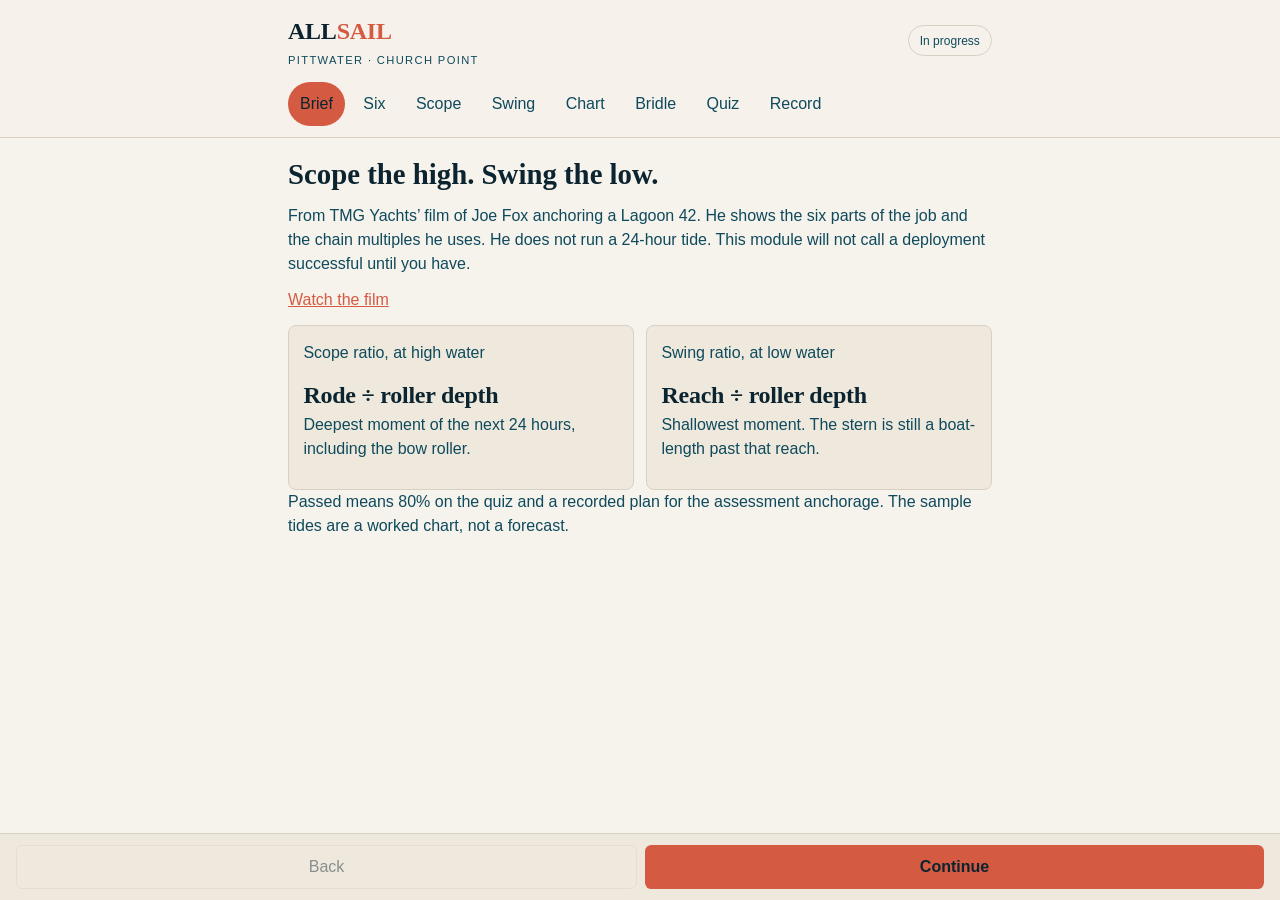
<file: public/scorm/index.html>
<!DOCTYPE html>
<html lang="en">
  <head>
    <meta charset="utf-8" />
    <meta name="viewport" content="width=device-width, initial-scale=1" />
    <title>High Water Scope</title>
    <link rel="stylesheet" href="course.css" />
  </head>
  <body>
    <div id="app"></div>
    <template id="shell">
      <header>
        <div class="bar">
          <div>
            <p class="title">ALL<span class="sail">SAIL</span></p>
            <p class="sub">PITTWATER · CHURCH POINT</p>
          </div>
          <span class="pill" id="pill">In progress</span>
        </div>
        <div class="chips" id="chips"></div>
      </header>
      <main>
        <section data-step="0">
          <h1>Scope the high. Swing the low.</h1>
          <p class="muted">From TMG Yachts’ film of Joe Fox anchoring a Lagoon 42. He shows the six parts of the job and the chain multiples he uses. He does not run a 24-hour tide. This module will not call a deployment successful until you have.</p>
          <p><a href="https://youtu.be/i_SqmhP4hPU">Watch the film</a></p>
          <div class="grid two">
            <div class="card"><p class="muted">Scope ratio, at high water</p><p class="title">Rode ÷ roller depth</p><p class="muted">Deepest moment of the next 24 hours, including the bow roller.</p></div>
            <div class="card"><p class="muted">Swing ratio, at low water</p><p class="title">Reach ÷ roller depth</p><p class="muted">Shallowest moment. The stern is still a boat-length past that reach.</p></div>
          </div>
          <p class="muted">Passed means 80% on the quiz and a recorded plan for the assessment anchorage. The sample tides are a worked chart, not a forecast.</p>
        </section>
        <section data-step="1">
          <h1>The six components in the film</h1>
          <p class="muted">Draft on the Lagoon 42 is just over 1.2 m. The wind in the film is a light northerly. He still plans for 25 knots.</p>
          <ol class="steps">
            <li><b>01</b><div><strong>The anchor.</strong><p class="muted">Over the roller and clear before you commit.</p></div></li>
            <li><b>02</b><div><strong>Wind and tidal flow.</strong><p class="muted">Which way you will lie, and how much water you will have later. He anchors head to wind.</p></div></li>
            <li><b>03</b><div><strong>How much chain.</strong><p class="muted">Light and benign: 3–4× depth. Around 20 knots: 5–7×. Only if the anchor is set.</p></div></li>
            <li><b>04</b><div><strong>Setting it.</strong><p class="muted">Reverse until the chain is tight at a shallow angle, ease off, feel the boat spring back, then a transit on two fixed marks.</p></div></li>
            <li><b>05</b><div><strong>The bridle.</strong><p class="muted">Load shared between the hulls. Centre of effort moves about 5–6 m forward.</p></div></li>
            <li><b>06</b><div><strong>Communication.</strong><p class="muted">Bow and helm are about 8 m apart. Agree the signals before you enter.</p></div></li>
          </ol>
        </section>
        <section data-step="2">
          <h1>The multiple is applied at high water</h1>
          <p class="formula">D(t) = chart depth + tide(t) + freeboard<br />Working rode L = scope target × the largest D in the stay</p>
          <p>Freeboard is in the sum because the chain leaves the roller, not the waterline. On the assessment chart that is 4.0 + 1.9 + 1.2 = 7.1 m, and 7 × 7.1 = 49.7 m. Seven times the chart depth alone is 28 m, which is about 3.9:1 when the tide is in — not 7:1.</p>
          <p>After the hook is on, veer another 6 m so the bridle takes the load. That loop is not scope. Total off the gypsy: 55.7 m.</p>
        </section>
        <section data-step="3">
          <h1>The circle is largest at low water</h1>
          <p class="formula">Swing ratio W = √(scope² − 1)<br />Swing radius = √(L² − D²) + bridle reach + length overall</p>
          <p>Low water on the assessment stay is 0.3 m at 03:10. Roller depth 5.5 m. Horizontal reach 49.4 m. Swing ratio about 8.98:1. Radius 49.4 + 5.5 + 12.8 = 67.7 m.</p>
          <p>The bridle damps yaw. It does not cancel the circle. Do not anchor between mooring buoys. Under-keel at that low is 3.1 m on 4.3 m of water — this module still wants at least 0.5 m.</p>
        </section>
        <section data-step="4">
          <h1>The 24-hour chart</h1>
          <p class="muted">Scope is taken from the highest roller-depth in the window. Swing is taken from the lowest.</p>
          <div class="rowbtns">
            <button class="ghost" id="load-assessment" type="button">Assessment anchorage</button>
            <button class="ghost" id="load-trap" type="button">60 m swing trap</button>
          </div>
          <div id="calc" class="grid two" style="margin-top:0.8rem">
            <label>Chart depth<input id="chartDepth" type="text" inputmode="decimal" /></label>
            <label>Bow roller above the water<input id="freeboard" type="text" inputmode="decimal" /></label>
            <label>Length overall<input id="loa" type="text" inputmode="decimal" /></label>
            <label>Draft<input id="draft" type="text" inputmode="decimal" /></label>
            <label>Bridle reach forward<input id="bridleForward" type="text" inputmode="decimal" /></label>
            <label>Bridle loop to veer<input id="bridleLoop" type="text" inputmode="decimal" /></label>
            <label>Chain on board<input id="chain" type="text" inputmode="decimal" /></label>
            <label>Clearance from the anchor<input id="clearance" type="text" inputmode="decimal" /></label>
            <label>Stay starts<input id="stayStart" type="time" /></label>
          </div>
          <fieldset style="border:0;padding:0;margin:0.8rem 0">
            <legend>Scope target</legend>
            <label class="check"><input type="radio" name="scope" value="4" /> 4:1 light, attended</label>
            <label class="check"><input type="radio" name="scope" value="5" /> 5:1 settled night</label>
            <label class="check"><input type="radio" name="scope" value="7" /> 7:1 about 20 kn</label>
            <label class="check"><input type="radio" name="scope" value="8" /> 8:1 exposed</label>
          </fieldset>
          <div class="grid two">
            <label>Tide time<input id="t0" type="time" /></label><label>Height<input id="h0" type="text" inputmode="decimal" /></label>
            <label>Tide time<input id="t1" type="time" /></label><label>Height<input id="h1" type="text" inputmode="decimal" /></label>
            <label>Tide time<input id="t2" type="time" /></label><label>Height<input id="h2" type="text" inputmode="decimal" /></label>
            <label>Tide time<input id="t3" type="time" /></label><label>Height<input id="h3" type="text" inputmode="decimal" /></label>
          </div>
          <label class="check" style="margin-top:0.8rem"><input id="mooring" type="checkbox" /> I would be dropping between mooring buoys</label>
          <div id="result" style="margin-top:1rem"></div>
        </section>
        <section data-step="5">
          <h1>Set it, then unload the windlass</h1>
          <ol class="steps">
            <li><b>01</b><div><strong>Read the bay.</strong><p class="muted">Contours, a flat patch, no hole between mooring buoys.</p></div></li>
            <li><b>02</b><div><strong>Stop head to wind, then drop.</strong><p class="muted">Once the anchor is on the bottom, motor astern so the chain lays out.</p></div></li>
            <li><b>03</b><div><strong>Know when it has landed.</strong><p class="muted">Hanging, the chain is tight across the deck. On the bottom, that tension goes.</p></div></li>
            <li><b>04</b><div><strong>Set, then prove it.</strong><p class="muted">Tight chain, shallow angle, the boat springs forward, transit on fixed marks.</p></div></li>
            <li><b>05</b><div><strong>Hook over a whole link.</strong><p class="muted">Pin home. Do not pass it through the link. Veer 5–6 m. The windlass is no longer towing.</p></div></li>
            <li><b>06</b><div><strong>Leave the same way.</strong><p class="muted">Engines on, bridle up first, edge forward, do not drive over the chain.</p></div></li>
          </ol>
          <p class="muted">No counter: 1 metre every 2 seconds. 55.7 m is about 1 min 51 s.</p>
        </section>
        <section data-step="6"><div id="quiz"></div></section>
        <section data-step="7"><div id="record-body"></div></section>
      </main>
      <nav id="nav">
        <div class="navrow">
          <button class="ghost" id="back" type="button">Back</button>
          <button class="primary" id="next" type="button">Continue</button>
        </div>
      </nav>
    </template>
    <script src="engine.js"></script>
  </body>
</html>
</file>
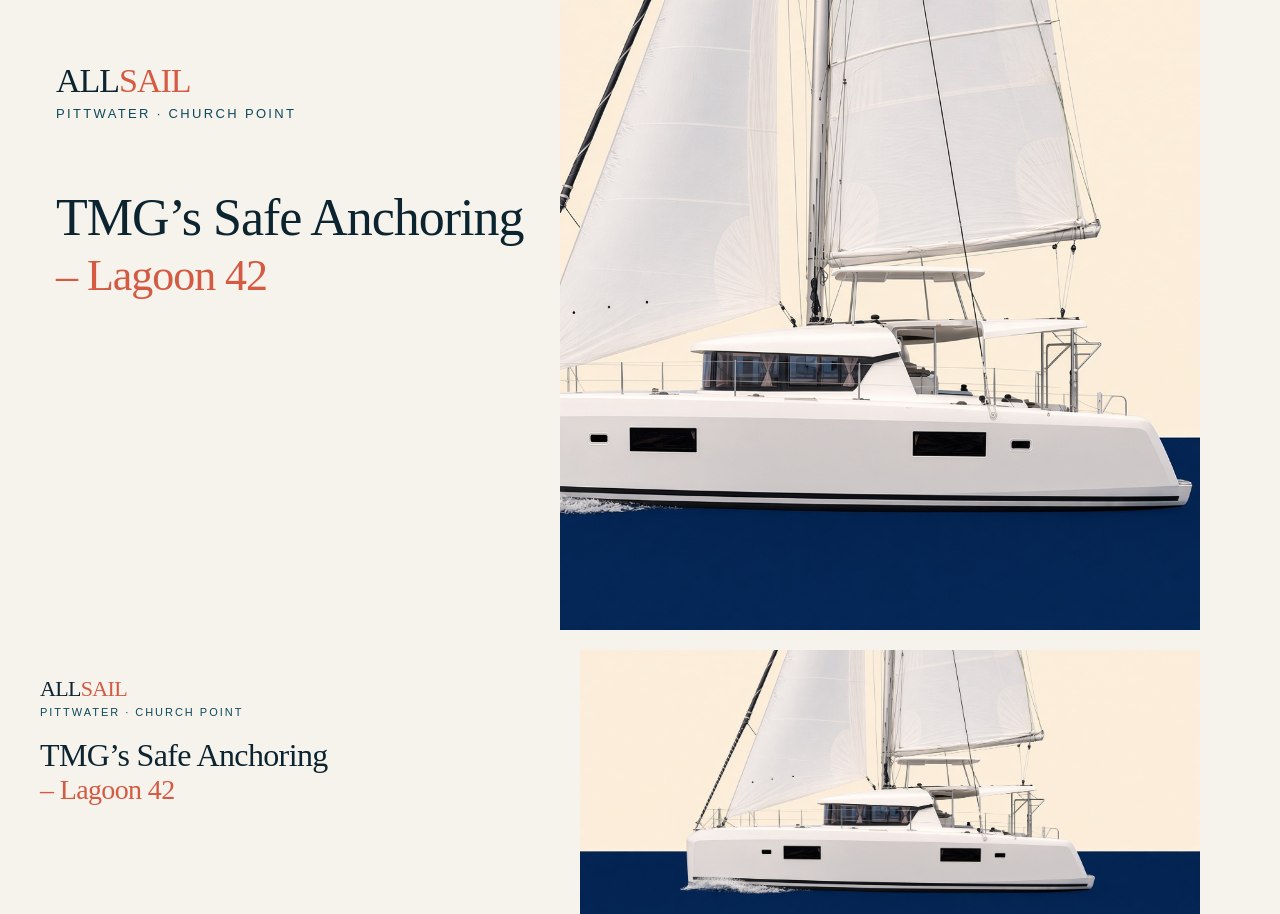
<file: .grok/brand/cards.html>
<!doctype html>
<html>
<head>
<meta charset="utf-8">
<style>
  * { margin: 0; padding: 0; box-sizing: border-box; }
  body { background: #f6f2ec; }
  .og, .xb { position: relative; overflow: hidden; background: #f6f2ec; color: #0b2430; }
  .og { width: 1200px; height: 630px; }
  .xb { width: 1200px; height: 264px; margin-top: 20px; }
  .photo { position: absolute; top: 0; bottom: 0; right: 0; overflow: hidden; }
  .og .photo { width: 640px; }
  .xb .photo { width: 620px; }
  .photo img { width: 100%; height: 100%; object-fit: cover; object-position: 62% 48%; }
  .copy { position: absolute; z-index: 2; }
  .og .copy { left: 56px; top: 64px; width: 480px; }
  .xb .copy { left: 40px; top: 28px; width: 500px; }
  .brand { font-family: "Times New Roman", Times, serif; letter-spacing: -0.03em; line-height: 1; }
  .og .brand { font-size: 34px; }
  .xb .brand { font-size: 22px; }
  .sail { color: #d45a42; }
  .kicker {
    margin-top: 8px;
    font-family: Helvetica, Arial, sans-serif;
    letter-spacing: 0.18em;
    color: #0e4a5c;
  }
  .og .kicker { font-size: 13px; }
  .xb .kicker { font-size: 11px; margin-top: 6px; }
  h1 {
    font-family: "Times New Roman", Times, serif;
    font-weight: 400;
    letter-spacing: -0.02em;
    line-height: 0.96;
  }
  .og h1 { margin-top: 72px; font-size: 52px; }
  .xb h1 { margin-top: 22px; font-size: 32px; }
  h1 span { display: block; color: #d45a42; }
  .og h1 span { margin-top: 12px; font-size: 44px; }
  .xb h1 span { margin-top: 6px; font-size: 28px; }
</style>
</head>
<body>
  <div class="og" id="og">
    <div class="photo"><img src="boat.jpg" alt=""></div>
    <div class="copy">
      <p class="brand">ALL<span class="sail">SAIL</span></p>
      <p class="kicker">PITTWATER · CHURCH POINT</p>
      <h1>TMG’s Safe Anchoring<span>– Lagoon 42</span></h1>
    </div>
  </div>
  <div class="xb" id="xb">
    <div class="photo"><img src="boat.jpg" alt=""></div>
    <div class="copy">
      <p class="brand">ALL<span class="sail">SAIL</span></p>
      <p class="kicker">PITTWATER · CHURCH POINT</p>
      <h1>TMG’s Safe Anchoring<span>– Lagoon 42</span></h1>
    </div>
  </div>
</body>
</html>
</file>
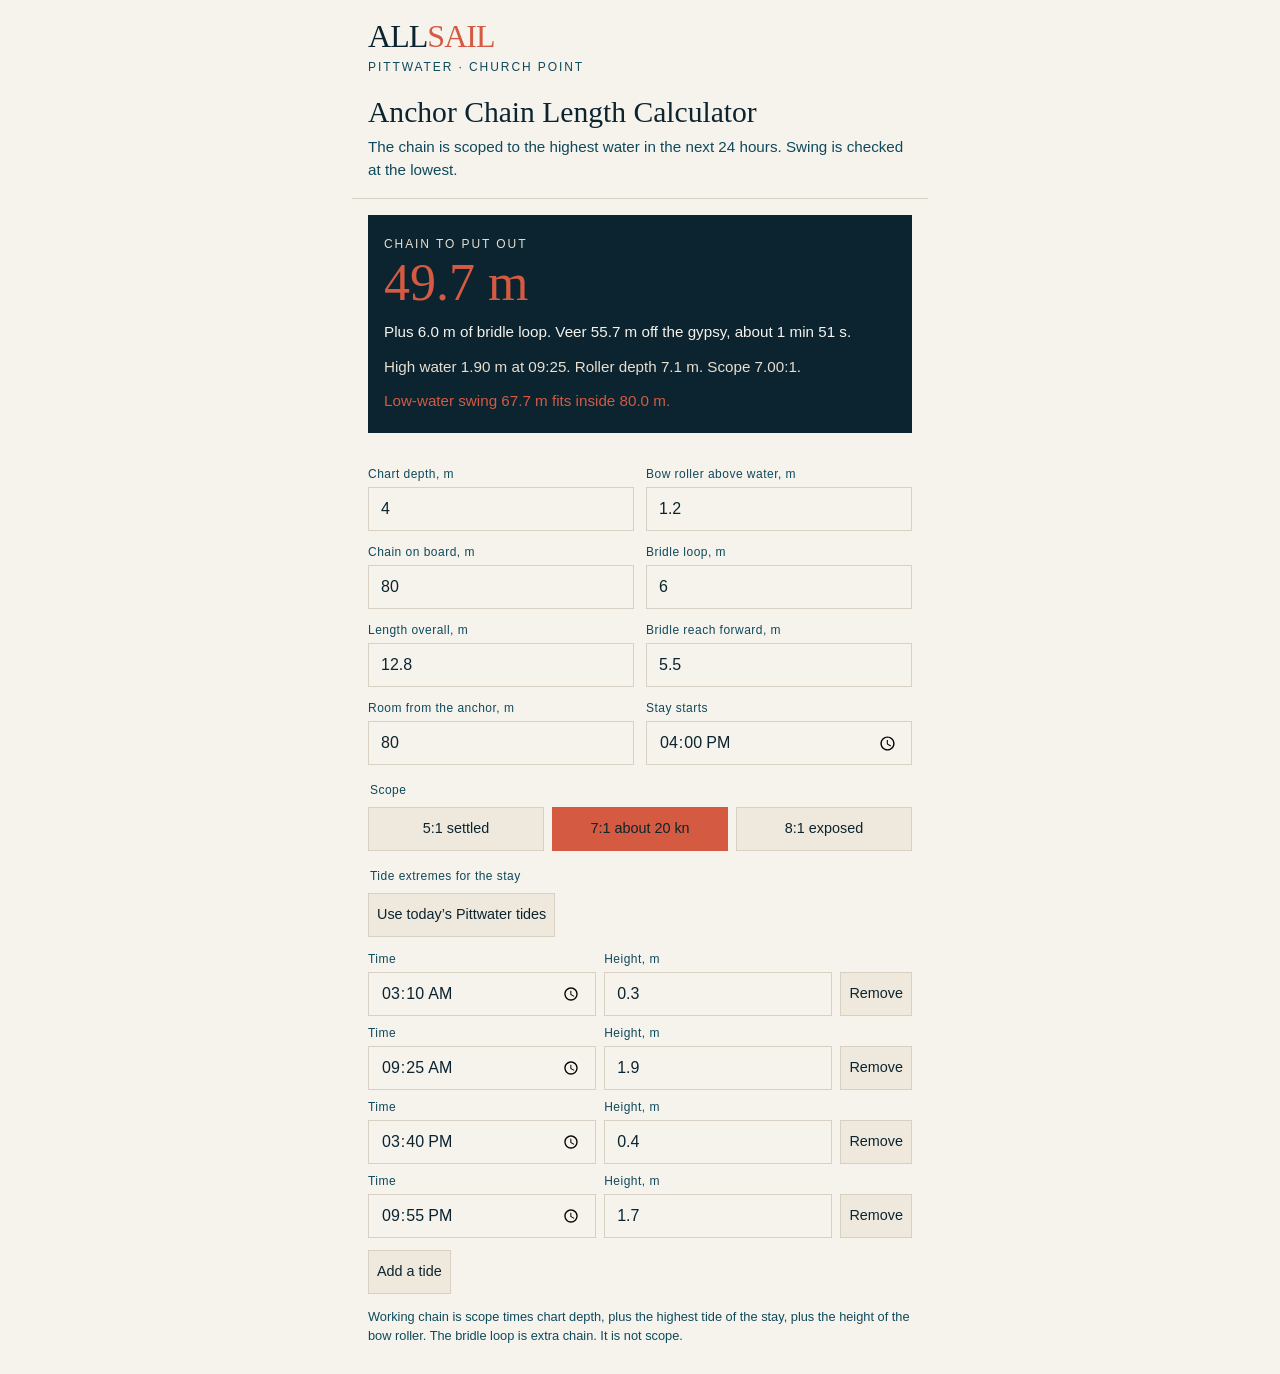
<file: public/downloads/anchor-chain-length-calculator.html>
<!DOCTYPE html>
<html lang="en">
<head>
<meta charset="utf-8">
<meta name="viewport" content="width=device-width, initial-scale=1">
<title>Anchor Chain Length Calculator — AllSail</title>
<style>
  :root {
    --bg: #f6f2ec;
    --surface: #efe9dd;
    --fg: #0b2430;
    --muted: #0e4a5c;
    --line: #d8d0c2;
    --coral: #d45a42;
    --fail: #8c2f2f;
  }
  * { box-sizing: border-box; }
  body {
    margin: 0;
    background: var(--bg);
    color: var(--fg);
    font-family: Helvetica, Arial, sans-serif;
    line-height: 1.5;
  }
  main { max-width: 36rem; margin: 0 auto; }
  header { padding: 1.25rem 1rem 1rem; border-bottom: 1px solid var(--line); }
  .brand { margin: 0; font-family: "Times New Roman", Times, serif; font-size: 2rem; line-height: 1; letter-spacing: -0.03em; }
  .brand span { color: var(--coral); }
  .kicker { margin: 0.35rem 0 0; font-size: 0.75rem; letter-spacing: 0.16em; color: var(--muted); }
  h1 { margin: 1.25rem 0 0; font-family: "Times New Roman", Times, serif; font-weight: 400; font-size: 1.85rem; line-height: 1.1; }
  header p.lead { margin: 0.5rem 0 0; color: var(--muted); font-size: 0.95rem; }
  form, .out { padding: 1rem; }
  .result { background: var(--fg); color: var(--bg); padding: 1.25rem 1rem; }
  .result .label { margin: 0; font-size: 0.75rem; letter-spacing: 0.16em; color: #e7dfd0; }
  .result .metres { margin: 0.25rem 0 0; font-family: "Times New Roman", Times, serif; font-size: 3.25rem; line-height: 1; color: var(--coral); }
  .result p { margin: 0.75rem 0 0; font-size: 0.95rem; }
  .result .quiet { color: #e7dfd0; }
  .ok { color: var(--coral); }
  .bad { color: #f6f2ec; }
  .error { border: 1px solid var(--fail); color: var(--fail); padding: 1rem; font-size: 0.95rem; }
  .grid { display: grid; grid-template-columns: 1fr 1fr; gap: 0.75rem; }
  label { display: block; min-width: 0; }
  label span { display: block; margin-bottom: 0.25rem; font-size: 0.75rem; letter-spacing: 0.04em; color: var(--muted); }
  input {
    width: 100%;
    height: 2.75rem;
    border: 1px solid var(--line);
    background: var(--bg);
    color: var(--fg);
    padding: 0 0.75rem;
    font: inherit;
    font-size: 1rem;
  }
  fieldset { border: 0; margin: 1rem 0 0; padding: 0; }
  legend { margin-bottom: 0.5rem; font-size: 0.75rem; letter-spacing: 0.04em; color: var(--muted); }
  .scopes, .tide { display: grid; gap: 0.5rem; }
  .scopes { grid-template-columns: repeat(3, 1fr); }
  button {
    min-height: 2.75rem;
    border: 1px solid var(--line);
    background: var(--surface);
    color: var(--fg);
    font: inherit;
    font-size: 0.9rem;
    cursor: pointer;
    padding: 0.4rem 0.5rem;
  }
  button[aria-pressed="true"] { background: var(--coral); color: var(--fg); border-color: var(--coral); }
  .tide-row { display: grid; grid-template-columns: 1fr 1fr auto; gap: 0.5rem; align-items: end; }
  .note { color: var(--muted); font-size: 0.8rem; }
  @media (max-width: 520px) {
    .grid { grid-template-columns: 1fr; }
    .scopes { grid-template-columns: 1fr; }
  }
</style>
</head>
<body>
<main>
  <header>
    <p class="brand">ALL<span>SAIL</span></p>
    <p class="kicker">PITTWATER · CHURCH POINT</p>
    <h1>Anchor Chain Length Calculator</h1>
    <p class="lead">The chain is scoped to the highest water in the next 24 hours. Swing is checked at the lowest.</p>
  </header>
  <div class="out" id="out"></div>
  <form id="calc">
    <div class="grid">
      <label><span>Chart depth, m</span><input name="chartDepth" inputmode="decimal" value="4"></label>
      <label><span>Bow roller above water, m</span><input name="freeboard" inputmode="decimal" value="1.2"></label>
      <label><span>Chain on board, m</span><input name="chainOnBoard" inputmode="decimal" value="80"></label>
      <label><span>Bridle loop, m</span><input name="bridleLoop" inputmode="decimal" value="6"></label>
      <label><span>Length overall, m</span><input name="loa" inputmode="decimal" value="12.8"></label>
      <label><span>Bridle reach forward, m</span><input name="bridleForward" inputmode="decimal" value="5.5"></label>
      <label><span>Room from the anchor, m</span><input name="clearance" inputmode="decimal" value="80"></label>
      <label><span>Stay starts</span><input name="stayStart" type="time" value="16:00"></label>
    </div>
    <fieldset>
      <legend>Scope</legend>
      <div class="scopes" id="scopes">
        <button type="button" data-scope="5">5:1 settled</button>
        <button type="button" data-scope="7" aria-pressed="true">7:1 about 20 kn</button>
        <button type="button" data-scope="8">8:1 exposed</button>
      </div>
    </fieldset>
    <fieldset>
      <legend>Tide extremes for the stay</legend>
      <button type="button" id="willy">Use today’s Pittwater tides</button>
      <p class="note" id="willy-note"></p>
      <div class="tide" id="tides"></div>
      <button type="button" id="add" style="margin-top:0.75rem">Add a tide</button>
    </fieldset>
    <p class="note">Working chain is scope times chart depth, plus the highest tide of the stay, plus the height of the bow roller. The bridle loop is extra chain. It is not scope.</p>
  </form>
</main>
<script>
const DEFAULT_TIDES = [
  ["03:10", "0.3"],
  ["09:25", "1.9"],
  ["15:40", "0.4"],
  ["21:55", "1.7"]
];
const DRAFT = 1.22;
const KEEL = 0.5;
let scopeTarget = 7;
let tides = DEFAULT_TIDES.map((row) => row.slice());

function parseClock(value) {
  const match = /^(\d{1,2}):(\d{2})$/.exec(String(value).trim());
  if (!match) return null;
  const hour = Number(match[1]);
  const minute = Number(match[2]);
  if (hour > 23 || minute > 59) return null;
  return hour * 60 + minute;
}
function formatClock(minutes) {
  const wrapped = ((Math.round(minutes) % 1440) + 1440) % 1440;
  const hour = Math.floor(wrapped / 60);
  const minute = wrapped % 60;
  return String(hour).padStart(2, "0") + ":" + String(minute).padStart(2, "0");
}
function metres(value) {
  return value.toFixed(1) + " m";
}
function tideHeight(atMin, extremes) {
  const span = 1440;
  const points = [];
  for (const shift of [-span, 0, span, span * 2]) {
    for (const extreme of extremes) points.push({ min: extreme.min + shift, height: extreme.height });
  }
  points.sort((a, b) => a.min - b.min);
  let t = atMin;
  while (t < points[0].min) t += span;
  while (t > points[points.length - 1].min) t -= span;
  for (let i = 0; i < points.length - 1; i++) {
    const left = points[i];
    const right = points[i + 1];
    if (t >= left.min && t <= right.min) {
      const spanMin = right.min - left.min || 1;
      const u = (t - left.min) / spanMin;
      return left.height + (right.height - left.height) * (1 - Math.cos(Math.PI * u)) / 2;
    }
  }
  return points[points.length - 1].height;
}
function windowTide(startMin, extremes) {
  const end = startMin + 1440;
  let maxH = tideHeight(startMin, extremes);
  let minH = maxH;
  let maxAt = startMin;
  let minAt = startMin;
  const consider = (t) => {
    const height = tideHeight(t, extremes);
    if (height > maxH) { maxH = height; maxAt = t; }
    if (height < minH) { minH = height; minAt = t; }
  };
  consider(end);
  for (const extreme of extremes) {
    for (const shift of [-1440, 0, 1440, 2880]) {
      const t = extreme.min + shift;
      if (t >= startMin && t <= end) consider(t);
    }
  }
  return { maxH, minH, maxAt, minAt };
}
function readNumber(form, name) {
  const value = Number(form.elements[name].value);
  return Number.isFinite(value) ? value : NaN;
}
function paintTides() {
  const box = document.getElementById("tides");
  box.innerHTML = "";
  tides.forEach((row, index) => {
    const wrap = document.createElement("div");
    wrap.className = "tide-row";
    wrap.innerHTML =
      '<label><span>Time</span><input type="time" data-i="' + index + '" data-k="time" value="' + row[0] + '"></label>' +
      '<label><span>Height, m</span><input inputmode="decimal" data-i="' + index + '" data-k="height" value="' + row[1] + '"></label>';
    const remove = document.createElement("button");
    remove.type = "button";
    remove.textContent = "Remove";
    remove.disabled = tides.length <= 2;
    remove.addEventListener("click", () => {
      tides.splice(index, 1);
      paintTides();
      render();
    });
    wrap.appendChild(remove);
    box.appendChild(wrap);
  });
  box.querySelectorAll("input").forEach((input) => {
    input.addEventListener("input", () => {
      tides[Number(input.dataset.i)][input.dataset.k === "time" ? 0 : 1] = input.value;
      render();
    });
  });
}
function render() {
  const form = document.getElementById("calc");
  const out = document.getElementById("out");
  const errors = [];
  const chartDepth = readNumber(form, "chartDepth");
  const freeboard = readNumber(form, "freeboard");
  const chainOnBoard = readNumber(form, "chainOnBoard");
  const bridleLoop = readNumber(form, "bridleLoop");
  const loa = readNumber(form, "loa");
  const bridleForward = readNumber(form, "bridleForward");
  const clearance = readNumber(form, "clearance");
  const start = parseClock(form.elements.stayStart.value);
  if (!(chartDepth > 0)) errors.push("Chart depth must be greater than zero.");
  if (!(freeboard >= 0)) errors.push("Bow-roller height cannot be negative.");
  if (!(chainOnBoard > 0)) errors.push("Chain on board must be greater than zero.");
  if (!(bridleLoop >= 0)) errors.push("Bridle loop cannot be negative.");
  if (!(loa > 0)) errors.push("Length overall must be greater than zero.");
  if (!(bridleForward >= 0)) errors.push("Bridle reach cannot be negative.");
  if (!(clearance > 0)) errors.push("Room from the anchor must be greater than zero.");
  if (scopeTarget < 4) errors.push("Scope target must be at least 4:1.");
  if (start === null) errors.push("Stay start must be a time like 16:00.");
  const extremes = [];
  const seen = new Set();
  tides.forEach((row) => {
    const min = parseClock(row[0]);
    const height = Number(row[1]);
    if (min === null) errors.push("Tide time “" + (row[0] || "blank") + "” is not HH:MM.");
    else if (seen.has(min)) errors.push("Two tides share " + row[0] + ".");
    else seen.add(min);
    if (!Number.isFinite(height)) errors.push("A tide height is not a number.");
    if (min !== null && Number.isFinite(height)) extremes.push({ min, height });
  });
  if (extremes.length < 2) errors.push("Enter at least two tide extremes.");
  if (errors.length) {
    out.innerHTML = '<div class="error">' + errors.map((error) => "<p>" + error + "</p>").join("") + "</div>";
    return;
  }
  const marks = windowTide(start, extremes);
  const verticalAt = (tide) => chartDepth + tide + freeboard;
  const dHigh = verticalAt(marks.maxH);
  const dLow = verticalAt(marks.minH);
  if (dHigh <= 0 || dLow <= 0) {
    out.innerHTML = '<div class="error"><p>Roller-to-seabed is not positive. Check chart depth, tide, and freeboard.</p></div>';
    return;
  }
  const workingRode = scopeTarget * dHigh;
  const horizontal = Math.sqrt(Math.max(0, workingRode * workingRode - dLow * dLow));
  const swing = horizontal + bridleForward + loa;
  const totalVeer = workingRode + bridleLoop;
  const underKeel = chartDepth + marks.minH - DRAFT;
  const reasons = [];
  if (totalVeer > chainOnBoard + 0.05) reasons.push("The gypsy must veer " + metres(totalVeer) + " and only " + metres(chainOnBoard) + " is on board.");
  if (swing > clearance + 0.05) reasons.push("Low-water swing radius is " + metres(swing) + " and the nearest hazard is " + metres(clearance) + " from the anchor.");
  if (underKeel < KEEL) reasons.push("Low water leaves " + metres(underKeel) + " under the keel. Keep at least " + metres(KEEL) + ".");
  const cleared = reasons.length === 0;
  const seconds = Math.round(totalVeer * 2);
  const windlass = Math.floor(seconds / 60) + " min " + String(seconds % 60).padStart(2, "0") + " s";
  out.innerHTML =
    '<div class="result">' +
    '<p class="label">CHAIN TO PUT OUT</p>' +
    '<p class="metres">' + metres(workingRode) + "</p>" +
    "<p>Plus " + metres(bridleLoop) + " of bridle loop. Veer " + metres(totalVeer) + " off the gypsy, about " + windlass + ".</p>" +
    '<p class="quiet">High water ' + marks.maxH.toFixed(2) + " m at " + formatClock(marks.maxAt) +
    ". Roller depth " + metres(dHigh) + ". Scope " + (workingRode / dHigh).toFixed(2) + ":1.</p>" +
    '<p class="' + (cleared ? "ok" : "bad") + '">' +
    (cleared ? "Low-water swing " + metres(swing) + " fits inside " + metres(clearance) + "." : reasons[0]) +
    "</p></div>";
}
document.getElementById("scopes").addEventListener("click", (event) => {
  const button = event.target.closest("button");
  if (!button) return;
  scopeTarget = Number(button.dataset.scope);
  document.querySelectorAll("#scopes button").forEach((item) => {
    item.setAttribute("aria-pressed", item === button ? "true" : "false");
  });
  render();
});
document.getElementById("willy").addEventListener("click", async () => {
  const note = document.getElementById("willy-note");
  const button = document.getElementById("willy");
  button.disabled = true;
  note.textContent = "Loading Pittwater tides";
  try {
    const response = await fetch("/api/tides");
    const result = await response.json();
    if (!result.ok) {
      note.textContent = result.error || "WillyWeather did not return a tide chart.";
      return;
    }
    tides = result.extremes.map((point) => [point.time, String(point.height)]);
    paintTides();
    render();
    note.textContent = "WillyWeather · " + result.location;
  } catch {
    note.textContent = "Open this page on the AllSail site to load WillyWeather. A saved file cannot reach the feed.";
  } finally {
    button.disabled = false;
  }
});
document.getElementById("add").addEventListener("click", () => {
  tides.push(["12:00", "1"]);
  paintTides();
  render();
});
document.getElementById("calc").addEventListener("input", (event) => {
  if (event.target.closest("#tides")) return;
  render();
});
paintTides();
render();
</script>
</body>
</html>
</file>
<file: public/scorm/course.css>
:root {
  color-scheme: light;
  --bg: #f6f2ec;
  --surface: #efe9dd;
  --fg: #0b2430;
  --muted: #0e4a5c;
  --line: #d8d0c2;
  --brass: #d45a42;
  --ink: #0b2430;
  --fail: #8c2f2f;
  --sans: Helvetica, Arial, sans-serif;
  --serif: "Times New Roman", Times, serif;
}
* { box-sizing: border-box; }
body { margin: 0; background: var(--bg); color: var(--fg); font: 16px/1.5 var(--sans); }
button, input, select { font: inherit; color: inherit; }
button { cursor: pointer; }
button:disabled { cursor: default; opacity: 0.45; }
header { position: sticky; top: 0; z-index: 2; background: rgba(246, 242, 236, 0.96); border-bottom: 1px solid var(--line); }
.bar, main, nav .row { max-width: 46rem; margin: 0 auto; }
.bar { display: flex; justify-content: space-between; gap: 1rem; align-items: center; padding: 0.8rem 1rem; }
h1, .title { font-family: var(--serif); font-weight: 600; letter-spacing: 0; }
.title { font-size: 1.5rem; margin: 0; letter-spacing: -0.01em; }
.sail { color: var(--brass); }
.sub { margin: 0.2rem 0 0; color: var(--muted); font-size: 0.7rem; letter-spacing: 0.12em; }
.pill { border: 1px solid var(--line); border-radius: 999px; padding: 0.35rem 0.7rem; font-size: 0.75rem; color: var(--muted); }
.pill.ok { border-color: var(--brass); color: var(--brass); }
.chips { display: flex; gap: 0.4rem; overflow-x: auto; padding: 0 1rem 0.7rem; max-width: 46rem; margin: 0 auto; }
.chips button { height: 2.75rem; border: 0; background: transparent; color: var(--muted); border-radius: 999px; padding: 0 0.75rem; flex: 0 0 auto; }
.chips button[aria-current="step"] { background: var(--brass); color: var(--ink); }
main { padding: 1.25rem 1rem 6.5rem; }
h1 { font-size: 1.8rem; line-height: 1.15; margin: 0 0 0.8rem; }
p { margin: 0 0 0.8rem; }
.muted { color: var(--muted); }
a { color: var(--brass); }
.grid { display: grid; gap: 0.75rem; }
.two { grid-template-columns: 1fr 1fr; }
.card, .formula, .banner { border: 1px solid var(--line); border-radius: 0.5rem; padding: 0.9rem; background: var(--surface); }
.formula { color: var(--brass); font-weight: 600; }
.banner.bad { border-color: var(--fail); }
.banner h2 { font-family: var(--serif); margin: 0 0 0.4rem; font-size: 1.5rem; }
.good h2 { color: var(--brass); }
.bad h2 { color: var(--fail); }
label { display: block; font-size: 0.9rem; }
label span { display: block; margin-bottom: 0.25rem; }
input[type="text"], input[type="time"] { width: 100%; height: 2.75rem; border: 1px solid var(--line); background: var(--bg); border-radius: 0.4rem; padding: 0 0.7rem; }
.hint { display: block; margin-top: 0.25rem; color: var(--muted); font-size: 0.75rem; }
.rowbtns, .navrow { display: flex; flex-wrap: wrap; gap: 0.5rem; }
button.primary, button.ghost, a.primary { display: inline-flex; align-items: center; justify-content: center; min-height: 2.75rem; border-radius: 0.4rem; padding: 0.4rem 0.9rem; text-decoration: none; }
button.primary, a.primary { background: var(--brass); color: var(--ink); border: 0; font-weight: 600; }
button.ghost { background: var(--surface); color: var(--fg); border: 1px solid var(--line); }
button.choice { display: block; width: 100%; text-align: left; background: transparent; border: 1px solid var(--line); border-radius: 0.4rem; padding: 0.75rem; margin: 0 0 0.5rem; }
button.choice.right { border-color: var(--brass); }
button.choice.wrong { border-color: var(--fail); }
table { width: 100%; border-collapse: collapse; font-size: 0.85rem; }
th, td { text-align: left; padding: 0.4rem 0.5rem; border-bottom: 1px solid var(--line); vertical-align: top; }
th { color: var(--muted); font-weight: 600; }
.scroll { overflow-x: auto; border: 1px solid var(--line); border-radius: 0.5rem; }
svg.chart { width: 100%; height: auto; display: block; background: var(--surface); border-radius: 0.5rem; }
nav { position: fixed; left: 0; right: 0; bottom: 0; background: var(--surface); border-top: 1px solid var(--line); }
.navrow { padding: 0.7rem 1rem; }
.navrow button, .navrow a { flex: 1; }
ol.steps { list-style: none; padding: 0; margin: 0; }
ol.steps li { display: grid; grid-template-columns: 2.2rem 1fr; gap: 0.6rem; border-top: 1px solid var(--line); padding: 0.8rem 0; }
ol.steps b { color: var(--brass); font-family: var(--serif); font-size: 1.1rem; }
.check { display: flex; gap: 0.7rem; align-items: flex-start; }
@media (max-width: 640px) { .two { grid-template-columns: 1fr; } }
</file>
